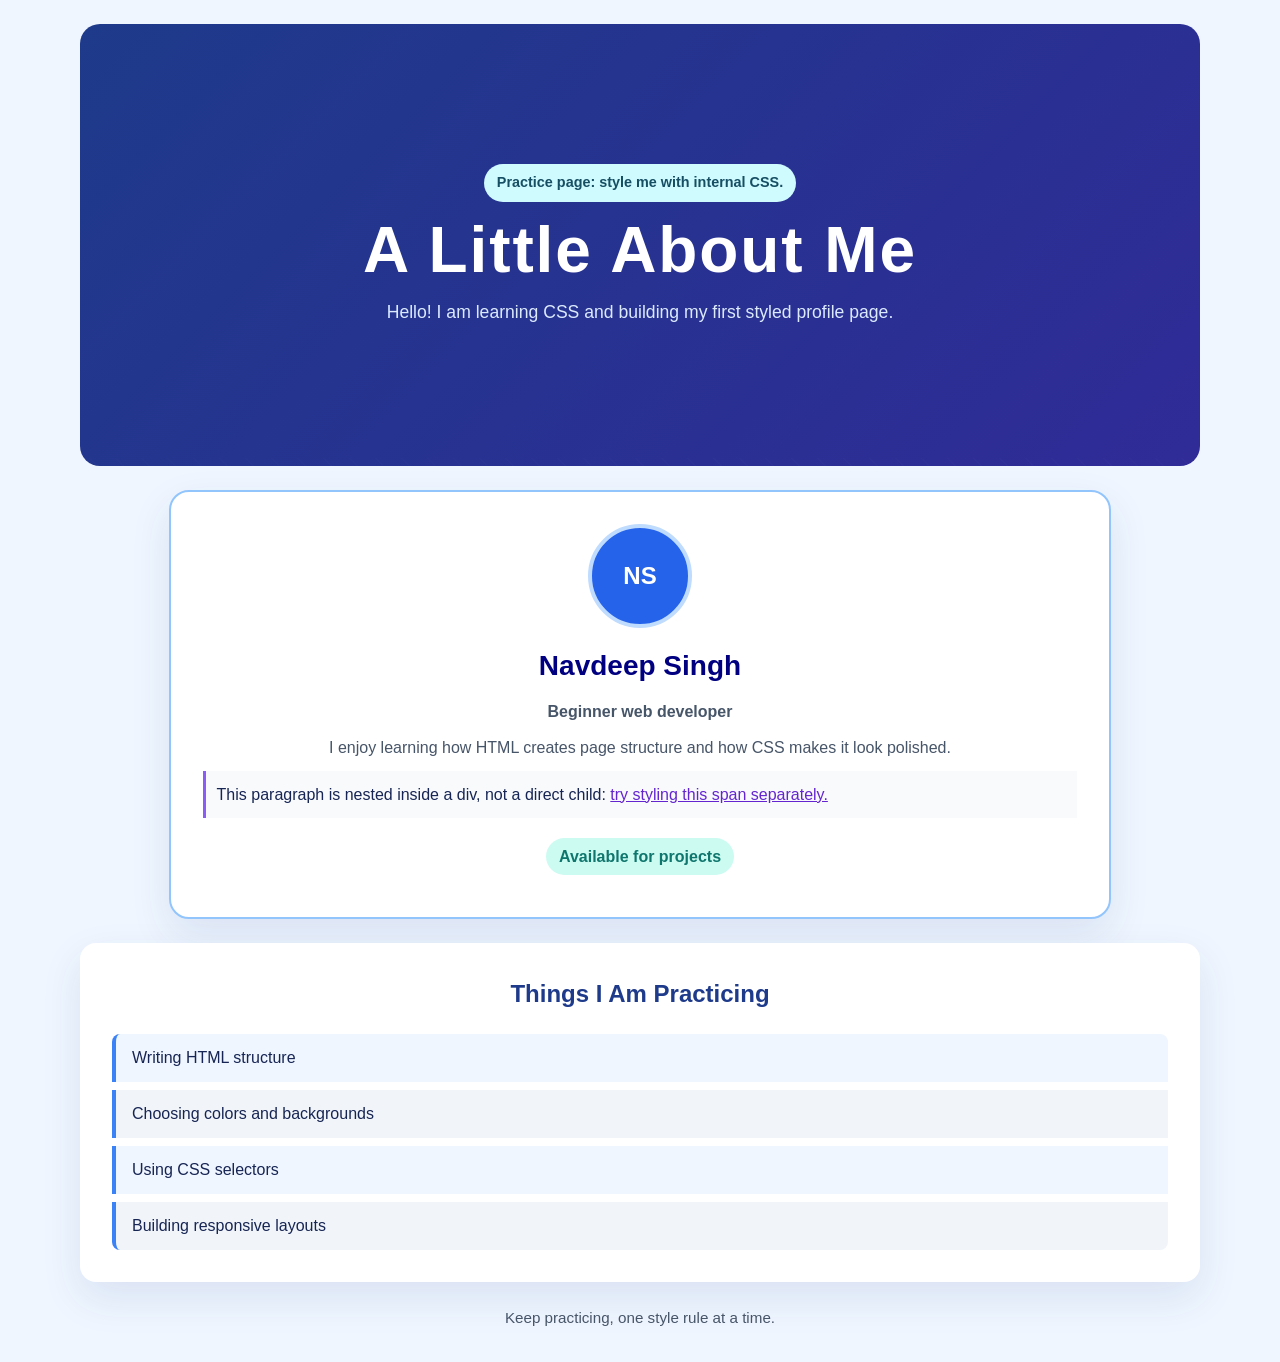
<file: exercises/CSS Basics/index.html>
<!DOCTYPE html>
<html lang="en">
  <head>
    <meta charset="UTF-8" />
    <meta name="viewport" content="width=device-width, initial-scale=1.0" />
    <title>CSS Basics Profile Practice</title>
    <link rel="stylesheet" href="style.css" />
    <style>
      /* Internal CSS: styles this page's practice notice. */
      .notice {
        display: inline-block;
        margin: 0;
        padding: 0.55em 0.9em;
        color: #164e63;
        background-color: #cffafe;
        border-radius: 999px;
        font-size: 0.9rem;
        font-weight: 700;
      }
    </style>
  </head>
  <body>
    <main class="page-shell">
      <header class="hero">
        <p class="notice">Practice page: style me with internal CSS.</p>
        <h1 id="page-title">A Little About Me</h1>
        <p class="intro">
          Hello! I am learning CSS and building my first styled profile page.
        </p>
      </header>

      <section class="profile-card" aria-labelledby="profile-heading">
        <div class="avatar" aria-label="Avatar placeholder">NS</div>
        <h2 id="profile-heading">Navdeep Singh</h2>
        <p class="role">Beginner web developer</p>
        <p class="bio">
          I enjoy learning how HTML creates page structure and how CSS makes it
          look polished.
        </p>
        <div class="nested-note">
          <p>
            This paragraph is nested inside a div, not a direct child:
            <span>try styling this span separately.</span>
          </p>
        </div>
        <p class="availability" style="color: #0f766e">
          Available for projects
        </p>
      </section>

      <section class="projects" aria-labelledby="projects-heading">
        <h2 id="projects-heading">Things I Am Practicing</h2>
        <ul class="project-list">
          <li>Writing HTML structure</li>
          <li>Choosing colors and backgrounds</li>
          <li>Using CSS selectors</li>
          <li>Building responsive layouts</li>
        </ul>
      </section>

      <footer class="page-footer">
        <p>Keep practicing, one style rule at a time.</p>
      </footer>
    </main>
  </body>
</html>
</file>
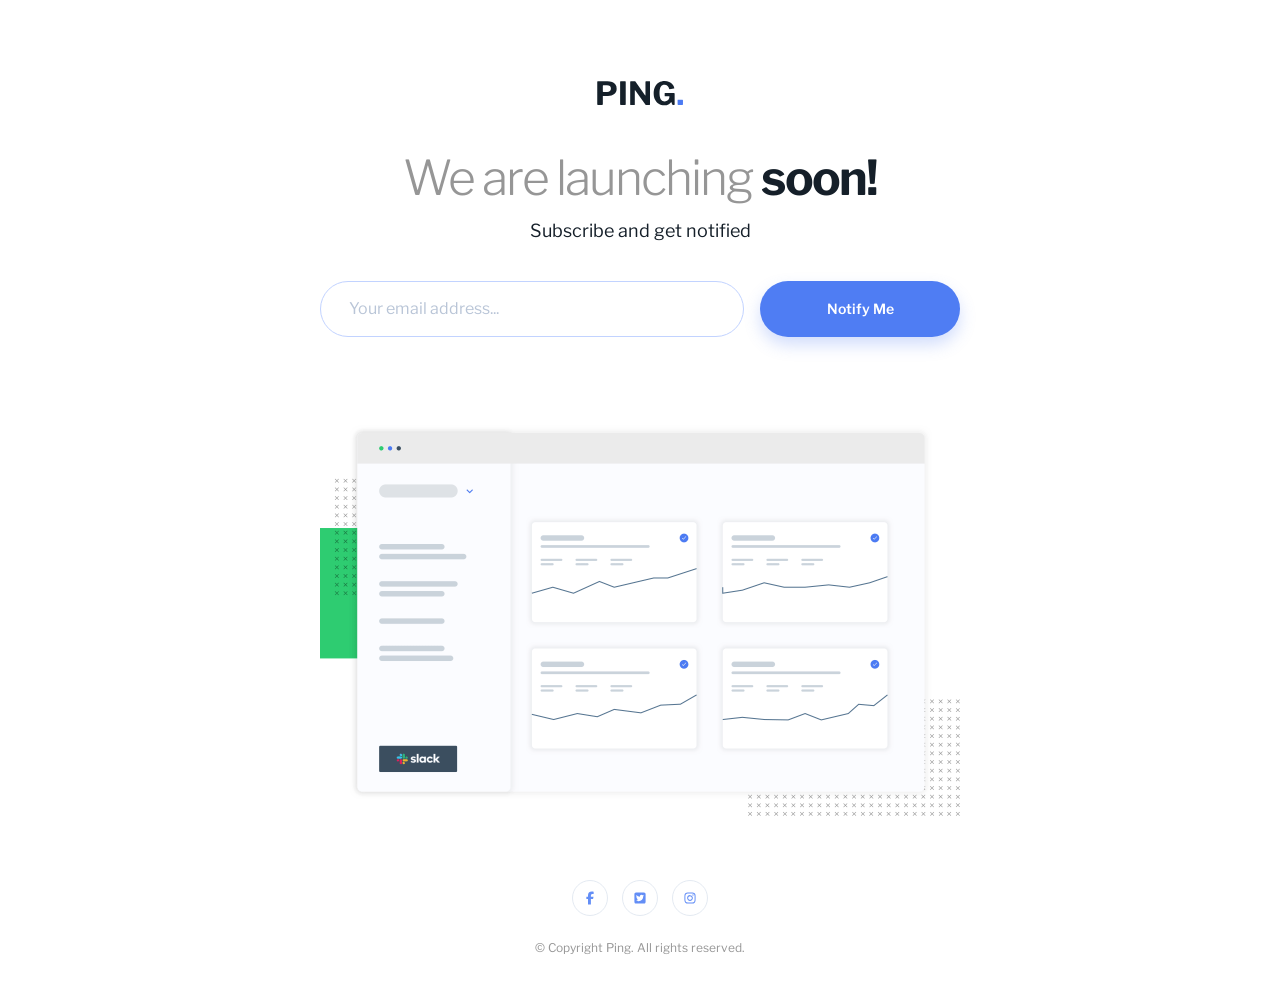
<file: projects/ping coming soon page/index.html>
<!DOCTYPE html>
<html lang="en">
  <head>
    <meta charset="UTF-8" />
    <meta name="viewport" content="width=device-width, initial-scale=1.0" />
    <meta
      name="description"
      content="Get notified when Ping launches. Subscribe for updates."
    />
    <link
      rel="icon"
      type="image/png"
      sizes="32x32"
      href="./images/favicon-32x32.png"
    />
    <link rel="preconnect" href="https://fonts.googleapis.com" />
    <link rel="preconnect" href="https://fonts.gstatic.com" crossorigin />
    <link
      href="https://fonts.googleapis.com/css2?family=Libre+Franklin:wght@300;400;600;700&display=swap"
      rel="stylesheet"
    />
    <link rel="stylesheet" href="style.css" />
    <title>Ping | Coming Soon</title>
  </head>
  <body>
    <main class="announcement">
      <img class="logo" src="./images/logo.svg" alt="Ping" />

      <h1>We are launching <strong>soon!</strong></h1>
      <p class="subtitle">Subscribe and get notified</p>

      <form class="subscribe-form">
        <label class="visually-hidden" for="email">Your email address</label>
        <div class="email-field">
          <input
            id="email"
            name="email"
            type="email"
            placeholder="Your email address..."
            autocomplete="email"
            aria-describedby="email-feedback"
            required
          />
          <p
            class="form-feedback"
            id="email-feedback"
            aria-live="polite"
            hidden
          ></p>
        </div>
        <button type="submit">Notify Me</button>
      </form>

      <img
        class="dashboard"
        src="./images/illustration-dashboard.png"
        alt="Preview of the Ping analytics dashboard"
      />
    </main>

    <footer class="site-footer">
      <nav class="social-links" aria-label="Social media">
        <a href="https://www.facebook.com/" aria-label="Facebook">
          <img
            src="./images/facebook-f-brands-solid-full.svg"
            alt=""
            aria-hidden="true"
          />
        </a>
        <a href="https://www.twitter.com/" aria-label="Twitter">
          <img
            src="./images/square-twitter-brands-solid-full.svg"
            alt=""
            aria-hidden="true"
          />
        </a>
        <a href="https://www.instagram.com/" aria-label="Instagram">
          <img
            src="./images/instagram-brands-solid-full.svg"
            alt=""
            aria-hidden="true"
          />
        </a>
      </nav>
      <p class="copyright">&copy; Copyright Ping. All rights reserved.</p>
    </footer>
    <script src="script.js" defer></script>
  </body>
</html>
</file>
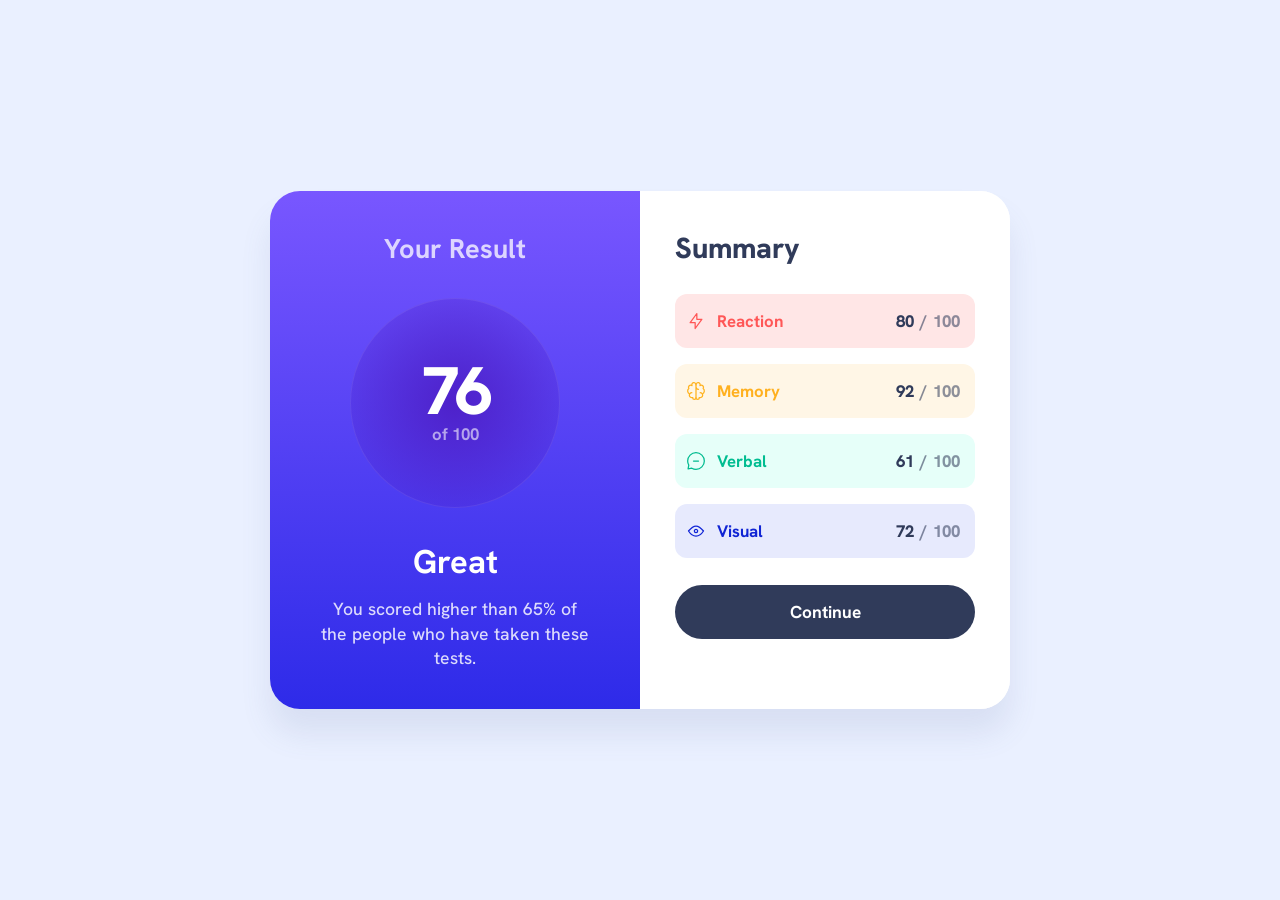
<file: projects/results summary component/index.html>
<!DOCTYPE html>
<html lang="en">
  <head>
    <meta charset="UTF-8" />
    <meta name="viewport" content="width=device-width, initial-scale=1.0" />
    <link rel="icon" type="image/png" sizes="32x32" href="./assets/images/favicon-32x32.png" />
    <link rel="stylesheet" href="./style.css" />
    <title>Frontend Mentor | Results summary component</title>
  </head>
  <body>
    <main class="card" aria-label="Results summary component">
      <section class="result-panel" aria-labelledby="result-heading">
        <h1 id="result-heading">Your Result</h1>

        <div class="score-ring" aria-label="Total score">
          <div class="score-inner">
            <span class="score-value" id="score-total">76</span>
            <span class="score-total">of 100</span>
          </div>
        </div>

        <h2>Great</h2>
        <p>You scored higher than 65% of the people who have taken these tests.</p>
      </section>

      <section class="summary-panel" aria-labelledby="summary-heading">
        <h2 id="summary-heading">Summary</h2>
        <div id="summary-list" class="summary-list" aria-live="polite"></div>
        <button type="button">Continue</button>
      </section>
    </main>

    <script>
      const results = [
        { category: 'Reaction', score: 80, icon: './assets/images/icon-reaction.svg' },
        { category: 'Memory', score: 92, icon: './assets/images/icon-memory.svg' },
        { category: 'Verbal', score: 61, icon: './assets/images/icon-verbal.svg' },
        { category: 'Visual', score: 72, icon: './assets/images/icon-visual.svg' }
      ];

      const scoreOutput = document.getElementById('score-total');
      const summaryList = document.getElementById('summary-list');

      const total = Math.round(results.reduce((sum, item) => sum + item.score, 0) / results.length);
      scoreOutput.textContent = total;

      const categoryClasses = {
        Reaction: 'reaction',
        Memory: 'memory',
        Verbal: 'verbal',
        Visual: 'visual'
      };

      summaryList.innerHTML = results
        .map(({ category, score, icon }) => {
          const itemClass = categoryClasses[category] || 'default';
          return `
            <div class="summary-item ${itemClass}">
              <div class="summary-label">
                <img src="${icon}" alt="" aria-hidden="true" />
                <span>${category}</span>
              </div>
              <div class="summary-score">
                <span class="value">${score}</span>
                <span class="divider">/</span>
                <span class="max">100</span>
              </div>
            </div>
          `;
        })
        .join('');
    </script>
  </body>
</html>
</file>
<file: exercises/CSS Basics/style.css>
/* Page defaults and reusable layout */
:root {
  color-scheme: light;
  font-family: Arial, Helvetica, sans-serif;
  font-size: 16px;
  color: #172554;
  background-color: #eff6ff;
}

body {
  min-width: 280px;
  min-height: 100vh;
  margin: 0;
  background-color: #eff6ff;
  line-height: 1.6;
}

.page-shell {
  width: min(90%, 70rem);
  max-width: 70rem;
  min-width: 280px;
  margin: 0 auto;
  padding: 1.5rem 0 2rem;
}

.hero {
  display: flex;
  min-height: 42vh;
  flex-direction: column;
  align-items: center;
  justify-content: center;
  gap: 0.8rem;
  overflow: hidden;
  padding: 2rem 1.25rem;
  color: white;
  text-align: center;
  background-color: #1e3a8a;
  background-image:
    linear-gradient(135deg, rgb(30 58 138 / 94%), hsl(245 58% 38% / 88%)),
    repeating-linear-gradient(
      45deg,
      transparent 0,
      transparent 12px,
      rgb(255 255 255 / 10%) 12px,
      rgb(255 255 255 / 10%) 13px
    );
  background-repeat: no-repeat, repeat-x;
  background-position: center, bottom left;
  background-size: cover, 26px 8px;
  border-radius: 1.25rem;
}

#page-title {
  max-width: 100%;
  margin: 0;
  font-size: clamp(2rem, 6vw, 4rem);
  line-height: 1.1;
  letter-spacing: 0.03em;
}

.intro {
  max-width: 38rem;
  margin: 0;
  color: #dbeafe;
  font-size: 1.1rem;
}

/* Profile card, selector demonstrations, and project list */
.profile-card,
.projects {
  margin: 1.5rem auto 0;
  padding: clamp(1.25rem, 4vw, 2rem);
  background-color: white;
  box-shadow: 0 1rem 2.5rem rgb(30 58 138 / 10%);
}

.profile-card {
  width: 78%;
  border: 2px solid #93c5fd;
  border-radius: 1.25rem;
  text-align: center;
}

.avatar {
  display: grid;
  width: 6rem;
  height: 6rem;
  place-items: center;
  margin: 0 auto 1rem;
  color: white;
  background-color: #2563eb;
  border: 4px solid #bfdbfe;
  border-radius: 50%;
  font-size: 1.5rem;
  font-weight: 700;
}

/* The > combinator selects only this direct child heading. */
.profile-card > h2 {
  margin: 0;
  color: navy;
  font-size: 1.75rem;
}

.profile-card > p {
  margin: 0.65em 0;
}

.profile-card .nested-note p {
  margin: 0.65em 0;
  padding: 0.65em;
  background-color: #f8fafc;
  border-left: 3px solid #8b5cf6;
  text-align: left;
}

.role {
  color: rgb(71 85 105);
  font-weight: 700;
}

/* This descendant selector also reaches content inside nested elements. */
.profile-card .nested-note span {
  color: hsl(262 70% 48%);
  text-decoration: underline;
}

.profile-card p:nth-of-type(2) {
  color: #475569;
}

.availability {
  display: inline-block;
  padding: 0.35em 0.8em;
  background-color: #ccfbf1;
  border-radius: 999px;
  font-weight: 700;
}

.projects {
  border-radius: 1rem;
}

.projects h2 {
  margin-top: 0;
  color: #1e3a8a;
  text-align: center;
}

.project-list {
  display: grid;
  gap: 0.5rem;
  margin: 0;
  padding: 0;
  list-style: none;
}

.project-list li {
  padding: 0.7em 1rem;
  border-left: 4px solid #3b82f6;
}

.project-list li:nth-child(odd) {
  background-color: #eff6ff;
}

.project-list li:nth-child(even) {
  background-color: #f1f5f9;
}

.project-list li:first-child {
  border-radius: 0.5rem 0.5rem 0 0;
}

.project-list li:last-child {
  border-radius: 0 0 0.5rem 0.5rem;
}

.page-footer {
  margin-top: 1.5rem;
  color: #475569;
  text-align: center;
}

.page-footer p {
  margin: 0;
  font-size: 0.95rem;
}

@media (max-width: 600px) {
  .page-shell {
    width: 92%;
  }

  .hero {
    min-height: 34vh;
    padding: 1.5rem 1rem;
  }

  .profile-card {
    width: auto;
  }
}
</file>
<file: projects/ping coming soon page/style.css>
:root {
  font-family: "Libre Franklin", Arial, sans-serif;
  color: hsl(209, 33%, 12%);
  font-synthesis: none;
  text-rendering: optimizeLegibility;
  -webkit-font-smoothing: antialiased;
  -moz-osx-font-smoothing: grayscale;

  --blue: hsl(223, 87%, 63%);
  --pale-blue: hsl(223, 100%, 88%);
  --gray: hsl(0, 0%, 59%);
  --dark-blue: hsl(209, 33%, 12%);
}

* {
  box-sizing: border-box;
}

body {
  min-height: 100vh;
  margin: 0;
  padding: 5rem 1.5rem 2rem;
  text-align: center;
}

.announcement {
  display: flex;
  width: min(100%, 40rem);
  margin: 0 auto;
  flex-direction: column;
  align-items: center;
}

.logo {
  display: block;
  width: 5.375rem;
  height: auto;
}

h1 {
  margin: 2.75rem 0 0;
  color: var(--gray);
  font-size: clamp(2rem, 4.2vw, 3rem);
  font-weight: 300;
  letter-spacing: -0.04em;
  line-height: 1.2;
}

h1 strong {
  color: var(--dark-blue);
  font-weight: 700;
}

.subtitle {
  margin: 0.75rem 0 0;
  font-size: 1.125rem;
}

.subscribe-form {
  display: flex;
  width: 100%;
  margin-top: 2.5rem;
  align-items: flex-start;
  gap: 1rem;
}

.email-field {
  min-width: 0;
  flex: 1;
}

.subscribe-form input,
.subscribe-form button {
  min-height: 3.5rem;
  border-radius: 999px;
  font: inherit;
}

.subscribe-form input {
  width: 100%;
  min-width: 0;
  padding: 0 1.75rem;
  border: 1px solid var(--pale-blue);
  outline: none;
  color: var(--dark-blue);
}

.subscribe-form input[aria-invalid="true"] {
  border-color: hsl(354, 100%, 66%);
}

.subscribe-form input::placeholder {
  color: #b9c5d7;
}

.subscribe-form input:focus-visible {
  border-color: var(--blue);
  box-shadow: 0 0 0 3px hsl(223 87% 63% / 15%);
}

.subscribe-form button {
  width: 12.5rem;
  flex: 0 0 auto;
  border: 0;
  background: var(--blue);
  box-shadow: 0 0.5rem 1rem hsl(223 87% 63% / 25%);
  color: white;
  cursor: pointer;
  font-size: 0.875rem;
  font-weight: 600;
  transition: background-color 160ms ease, transform 160ms ease;
}

.subscribe-form button:hover {
  background: hsl(223, 87%, 68%);
}

.subscribe-form button:active {
  transform: translateY(1px);
}

.subscribe-form button:focus-visible,
.social-links a:focus-visible {
  outline: 3px solid hsl(223 87% 63% / 45%);
  outline-offset: 3px;
}

.form-feedback {
  margin: 0.45rem 1.75rem 0;
  color: hsl(354, 100%, 66%);
  font-size: 0.75rem;
  text-align: left;
}

.form-feedback--success {
  color: hsl(209, 33%, 30%);
}

.dashboard {
  display: block;
  width: 100%;
  height: auto;
  margin-top: 5.5rem;
}

.site-footer {
  margin-top: 4rem;
}

.social-links {
  display: flex;
  justify-content: center;
  gap: 0.875rem;
}

.social-links a {
  display: grid;
  width: 2.25rem;
  height: 2.25rem;
  place-items: center;
  border: 1px solid #e4eaf2;
  border-radius: 50%;
  color: var(--blue);
  transition: background-color 160ms ease, color 160ms ease;
}

.social-links a:hover {
  background-color: var(--blue);
  color: white;
}

.social-links img {
  width: 1rem;
  height: 1rem;
  object-fit: contain;
  filter: invert(46%) sepia(82%) saturate(1015%) hue-rotate(202deg)
    brightness(101%) contrast(93%);
}

.social-links a:hover img {
  filter: brightness(0) invert(1);
}

.copyright {
  margin: 1.5rem 0 0;
  color: var(--gray);
  font-size: 0.75rem;
}

.visually-hidden {
  position: absolute;
  width: 1px;
  height: 1px;
  overflow: hidden;
  clip: rect(0, 0, 0, 0);
  white-space: nowrap;
  clip-path: inset(50%);
}

@media (max-width: 600px) {
  body {
    padding: 5rem 1.75rem 2rem;
  }

  h1 {
    margin-top: 2.5rem;
    font-size: clamp(1.5rem, 6vw, 2rem);
    letter-spacing: -0.03em;
  }

  .subtitle {
    margin-top: 1rem;
    font-size: 0.9rem;
  }

  .subscribe-form {
    margin-top: 2rem;
    flex-direction: column;
    gap: 0.75rem;
  }

  .subscribe-form input,
  .subscribe-form button {
    width: 100%;
    min-height: 3rem;
  }

  .email-field {
    width: 100%;
  }

  .subscribe-form input {
    padding: 0 1.75rem;
    font-size: 0.8rem;
  }

  .subscribe-form button {
    font-size: 0.8rem;
  }

  .dashboard {
    width: calc(100% + 0.5rem);
    margin-top: 4.5rem;
  }

  .site-footer {
    margin-top: 7rem;
  }

  .copyright {
    margin-top: 1.75rem;
  }
}

@media (prefers-reduced-motion: reduce) {
  *,
  *::before,
  *::after {
    scroll-behavior: auto !important;
    transition-duration: 0.01ms !important;
  }
}
</file>
<file: projects/results summary component/style.css>
@font-face {
  font-family: "Hanken Grotesk";
  src: url("./assets/fonts/static/HankenGrotesk-Medium.ttf") format("truetype");
  font-weight: 500;
  font-style: normal;
}

@font-face {
  font-family: "Hanken Grotesk";
  src: url("./assets/fonts/static/HankenGrotesk-Bold.ttf") format("truetype");
  font-weight: 700;
  font-style: normal;
}

@font-face {
  font-family: "Hanken Grotesk";
  src: url("./assets/fonts/static/HankenGrotesk-ExtraBold.ttf") format("truetype");
  font-weight: 800;
  font-style: normal;
}

:root {
  --page-bg: #eaf0ff;
  --card-bg: #ffffff;
  --left-bg-1: hsl(252, 100%, 67%);
  --left-bg-2: hsl(241, 81%, 54%);
  --left-circle-1: hsla(256, 72%, 46%, 1);
  --left-circle-2: hsla(241, 72%, 46%, 0);
  --white: hsl(0, 0%, 100%);
  --pale-blue: hsl(221, 100%, 96%);
  --light-lavender: hsl(241, 100%, 89%);
  --dark-gray-blue: hsl(224, 30%, 27%);
  --reaction-bg: hsl(0, 100%, 95%);
  --reaction-text: hsl(0, 100%, 67%);
  --memory-bg: hsl(39, 100%, 95%);
  --memory-text: hsl(39, 100%, 56%);
  --verbal-bg: hsl(166, 100%, 95%);
  --verbal-text: hsl(166, 100%, 37%);
  --visual-bg: hsl(234, 85%, 95%);
  --visual-text: hsl(234, 85%, 45%);
}

* {
  box-sizing: border-box;
}

body {
  margin: 0;
  min-height: 100vh;
  display: grid;
  place-items: center;
  background: var(--page-bg);
  font-family: "Hanken Grotesk", sans-serif;
  color: var(--dark-gray-blue);
}

.card {
  width: min(100%, 740px);
  display: grid;
  grid-template-columns: 1fr 1fr;
  background: var(--card-bg);
  border-radius: 30px;
  box-shadow: 0 25px 30px rgba(90, 105, 160, 0.12);
  overflow: hidden;
}

.result-panel {
  background: linear-gradient(180deg, var(--left-bg-1) 0%, var(--left-bg-2) 100%);
  padding: 2.5rem 3rem 2.4rem;
  display: flex;
  flex-direction: column;
  align-items: center;
  text-align: center;
}

.result-panel h1 {
  margin: 0 0 2rem;
  color: rgba(255, 255, 255, 0.76);
  font-size: 1.7rem;
  font-weight: 700;
}

.score-ring {
  width: 210px;
  height: 210px;
  border-radius: 50%;
  display: grid;
  place-items: center;
  background: radial-gradient(circle at center, var(--left-circle-1) 0%, var(--left-circle-2) 100%);
  box-shadow: inset 0 0 0 1px rgba(255, 255, 255, 0.08);
}

.score-inner {
  display: flex;
  flex-direction: column;
  align-items: center;
  justify-content: center;
  gap: 0.1rem;
  color: var(--white);
}

.score-value {
  font-size: 4.2rem;
  line-height: 0.9;
  font-weight: 800;
  letter-spacing: -0.08em;
}

.score-total {
  color: rgba(255, 255, 255, 0.58);
  font-size: 1.05rem;
  font-weight: 700;
}

.result-panel h2 {
  margin: 2rem 0 0.9rem;
  font-size: 2.05rem;
  font-weight: 700;
  color: var(--white);
}

.result-panel p {
  margin: 0;
  max-width: 18rem;
  color: rgba(255, 255, 255, 0.82);
  font-size: 1.1rem;
  line-height: 1.4;
}

.summary-panel {
  background: var(--card-bg);
  padding: 2.4rem 2.2rem 2.1rem;
}

.summary-panel h2 {
  margin: 0 0 1.7rem;
  font-size: 1.8rem;
  font-weight: 800;
}

.summary-list {
  display: grid;
  gap: 1rem;
}

.summary-item {
  display: flex;
  align-items: center;
  justify-content: space-between;
  gap: 0.8rem;
  padding: 1rem 0.9rem 1rem 0.7rem;
  border-radius: 12px;
  font-size: 1.05rem;
  font-weight: 700;
}

.summary-label {
  display: inline-flex;
  align-items: center;
  gap: 0.65rem;
}

.summary-score {
  color: var(--dark-gray-blue);
  font-weight: 800;
}

.summary-score .value {
  color: var(--dark-gray-blue);
}

.summary-score .divider {
  opacity: 0.58;
  margin: 0 0.15rem;
}

.summary-score .max {
  color: rgba(48, 59, 90, 0.55);
}

.summary-item.reaction {
  background: var(--reaction-bg);
  color: var(--reaction-text);
}

.summary-item.memory {
  background: var(--memory-bg);
  color: var(--memory-text);
}

.summary-item.verbal {
  background: var(--verbal-bg);
  color: var(--verbal-text);
}

.summary-item.visual {
  background: var(--visual-bg);
  color: var(--visual-text);
}

button {
  margin-top: 1.7rem;
  width: 100%;
  border: none;
  border-radius: 999px;
  padding: 1rem 1.5rem;
  background: #303b5a;
  color: var(--white);
  font: inherit;
  font-size: 1.08rem;
  font-weight: 700;
  cursor: pointer;
  transition: background 0.2s ease, transform 0.2s ease;
}

button:hover,
button:focus-visible {
  background: #22304a;
  transform: translateY(-1px);
}

@media (max-width: 700px) {
  body {
    padding: 1rem;
  }

  .card {
    grid-template-columns: 1fr;
    max-width: 100%;
  }

  .result-panel {
    padding: 2rem 2.2rem 1.8rem;
  }

  .result-panel h1 {
    margin-bottom: 1.5rem;
    font-size: 1.45rem;
  }

  .score-ring {
    width: 170px;
    height: 170px;
  }

  .score-value {
    font-size: 3.5rem;
  }

  .result-panel h2 {
    margin-top: 1.4rem;
    font-size: 1.8rem;
  }

  .result-panel p {
    max-width: 16rem;
    font-size: 1rem;
  }

  .summary-panel {
    padding: 1.7rem 1.2rem 1.5rem;
  }

  .summary-panel h2 {
    font-size: 1.55rem;
  }

  .summary-item {
    font-size: 0.98rem;
  }
}
</file>
